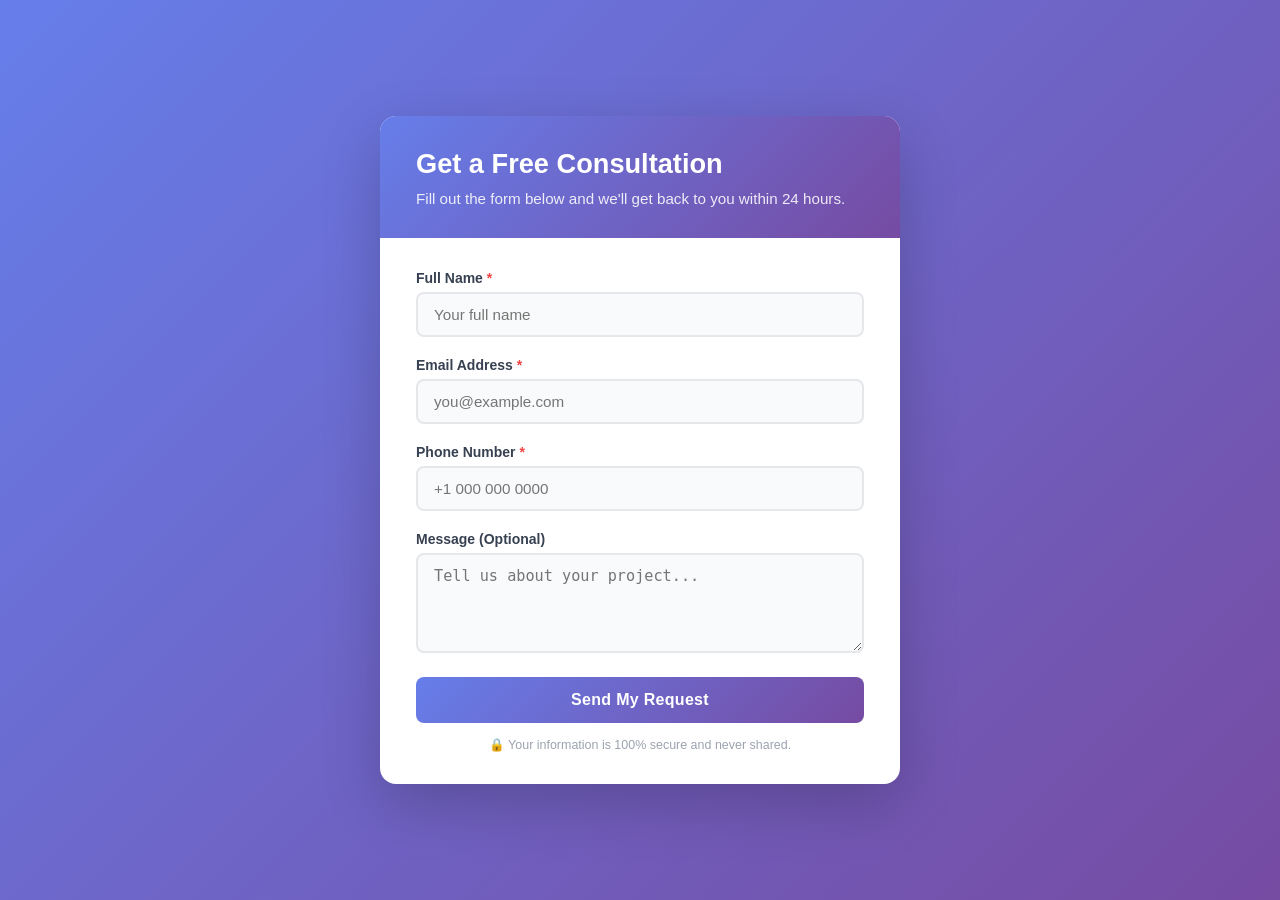
<file: lead-form.html>
<!DOCTYPE html>
<html lang="en">
<head>
  <meta charset="UTF-8" />
  <meta name="viewport" content="width=device-width, initial-scale=1.0"/>
  <title>Lead Form</title>

  <!-- ✅ Replace with your actual Meta Pixel ID -->
  <script>
    !function(f,b,e,v,n,t,s){
      if(f.fbq)return;n=f.fbq=function(){n.callMethod?
      n.callMethod.apply(n,arguments):n.queue.push(arguments)};
      if(!f._fbq)f._fbq=n;n.push=n;n.loaded=!0;n.version='2.0';
      n.queue=[];t=b.createElement(e);t.async=!0;
      t.src=v;s=b.getElementsByTagName(e)[0];
      s.parentNode.insertBefore(t,s)}(window, document,'script',
      'https://connect.facebook.net/en_US/fbevents.js');
    fbq('init', 'YOUR_PIXEL_ID'); // 🔁 Replace YOUR_PIXEL_ID
    fbq('track', 'PageView');
  </script>
  <noscript>
    <img height="1" width="1" style="display:none"
    src="https://www.facebook.com/tr?id=YOUR_PIXEL_ID&ev=PageView&noscript=1"/>
  </noscript>

  <!-- ✅ Google Tag Manager -->
  <script>
    (function(w,d,s,l,i){w[l]=w[l]||[];w[l].push({'gtm.start':
    new Date().getTime(),event:'gtm.js'});var f=d.getElementsByTagName(s)[0],
    j=d.createElement(s),dl=l!='dataLayer'?'&l='+l:'';j.async=true;
    j.src='https://www.googletagmanager.com/gtm.js?id='+i+dl;
    f.parentNode.insertBefore(j,f);})(window,document,'script','dataLayer','GTM-XXXXXXX');
    // 🔁 Replace GTM-XXXXXXX
  </script>

  <!-- ✅ reCAPTCHA v3 - Replace with your site key -->
  <script src="https://www.google.com/recaptcha/api.js?render=YOUR_RECAPTCHA_SITE_KEY"></script>
  <!-- 🔁 Replace YOUR_RECAPTCHA_SITE_KEY -->

  <link rel="stylesheet" href="lead-form.css" />
</head>
<body>

  <!-- GTM noscript -->
  <noscript>
    <iframe src="https://www.googletagmanager.com/ns.html?id=GTM-XXXXXXX"
    height="0" width="0" style="display:none;visibility:hidden"></iframe>
  </noscript>

  <div class="form-wrapper">
    <div class="form-card">
      <div class="form-header">
        <h2>Get a Free Consultation</h2>
        <p>Fill out the form below and we'll get back to you within 24 hours.</p>
      </div>

      <form id="leadForm" novalidate>

        <!-- ✅ HONEYPOT - Invisible to humans, bots fill this -->
        <div class="hp-field" aria-hidden="true">
          <label for="website_url">Leave this empty</label>
          <input type="text" id="website_url" name="website_url" tabindex="-1" autocomplete="off" />
        </div>

        <!-- Hidden reCAPTCHA token -->
        <input type="hidden" id="recaptchaToken" name="recaptcha_token" />

        <!-- Form fields -->
        <div class="form-group">
          <label for="fullName">Full Name <span class="required">*</span></label>
          <input type="text" id="fullName" name="fullName" placeholder="Your full name" required />
          <span class="error-msg" id="nameError">Please enter your name.</span>
        </div>

        <div class="form-group">
          <label for="email">Email Address <span class="required">*</span></label>
          <input type="email" id="email" name="email" placeholder="you@example.com" required />
          <span class="error-msg" id="emailError">Please enter a valid email.</span>
        </div>

        <div class="form-group">
          <label for="phone">Phone Number <span class="required">*</span></label>
          <input type="tel" id="phone" name="phone" placeholder="+1 000 000 0000" required />
          <span class="error-msg" id="phoneError">Please enter your phone number.</span>
        </div>

        <div class="form-group">
          <label for="message">Message (Optional)</label>
          <textarea id="message" name="message" placeholder="Tell us about your project..." rows="4"></textarea>
        </div>

        <div id="formError" class="form-error-banner" style="display:none;">
          Something went wrong. Please try again.
        </div>

        <button type="submit" id="submitBtn" class="submit-btn">
          <span id="btnText">Send My Request</span>
          <span id="btnLoader" class="loader" style="display:none;"></span>
        </button>

        <p class="privacy-note">🔒 Your information is 100% secure and never shared.</p>
      </form>
    </div>
  </div>

  <script src="lead-form.js"></script>
</body>
</html>
</file>
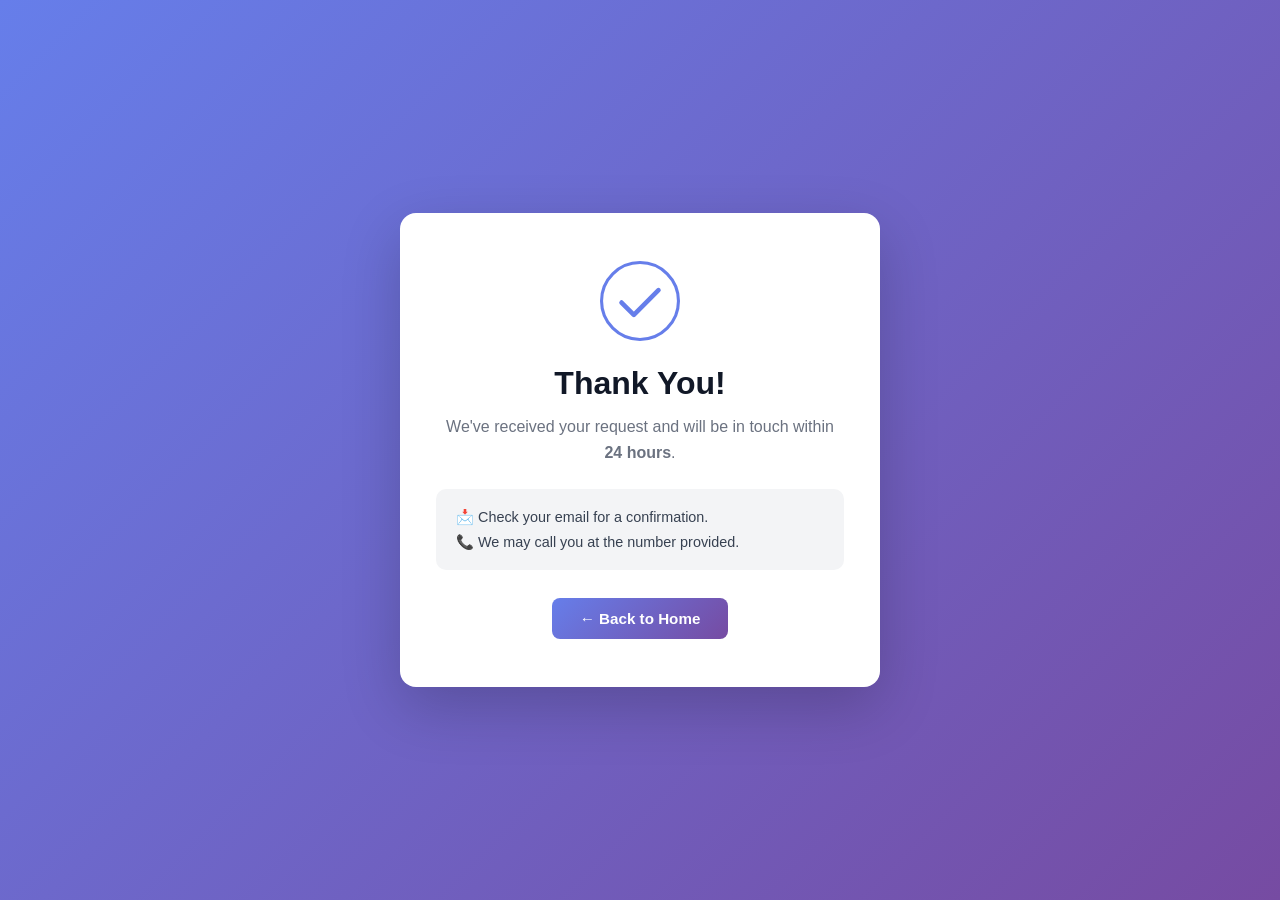
<file: thank-you.html>
<!DOCTYPE html>
<html lang="en">
<head>
  <meta charset="UTF-8" />
  <meta name="viewport" content="width=device-width, initial-scale=1.0"/>
  <title>Thank You — We Received Your Request</title>

  <!-- ✅ Meta Pixel Base Code — Replace YOUR_PIXEL_ID -->
  <script>
    !function(f,b,e,v,n,t,s){
      if(f.fbq)return;n=f.fbq=function(){n.callMethod?
      n.callMethod.apply(n,arguments):n.queue.push(arguments)};
      if(!f._fbq)f._fbq=n;n.push=n;n.loaded=!0;n.version='2.0';
      n.queue=[];t=b.createElement(e);t.async=!0;
      t.src=v;s=b.getElementsByTagName(e)[0];
      s.parentNode.insertBefore(t,s)}(window, document,'script',
      'https://connect.facebook.net/en_US/fbevents.js');
    fbq('init', 'YOUR_PIXEL_ID'); // 🔁 Replace YOUR_PIXEL_ID
    fbq('track', 'PageView');
  </script>
  <noscript>
    <img height="1" width="1" style="display:none"
    src="https://www.facebook.com/tr?id=YOUR_PIXEL_ID&ev=PageView&noscript=1"/>
  </noscript>

  <!-- ✅ Google Tag Manager -->
  <script>
    (function(w,d,s,l,i){w[l]=w[l]||[];w[l].push({'gtm.start':
    new Date().getTime(),event:'gtm.js'});var f=d.getElementsByTagName(s)[0],
    j=d.createElement(s),dl=l!='dataLayer'?'&l='+l:'';j.async=true;
    j.src='https://www.googletagmanager.com/gtm.js?id='+i+dl;
    f.parentNode.insertBefore(j,f);})(window,document,'script','dataLayer','GTM-XXXXXXX');
    // 🔁 Replace GTM-XXXXXXX
  </script>

  <link rel="stylesheet" href="thank-you.css" />
</head>
<body>

  <!-- GTM noscript -->
  <noscript>
    <iframe src="https://www.googletagmanager.com/ns.html?id=GTM-XXXXXXX"
    height="0" width="0" style="display:none;visibility:hidden"></iframe>
  </noscript>

  <div class="ty-wrapper">
    <div class="ty-card">

      <div class="checkmark-circle">
        <svg viewBox="0 0 52 52" class="checkmark-svg">
          <circle class="checkmark-circle-bg" cx="26" cy="26" r="25" fill="none"/>
          <path class="checkmark-tick" fill="none" d="M14 27 l8 8 l16-16"/>
        </svg>
      </div>

      <h1>Thank You!</h1>
      <p class="subtitle">We've received your request and will be in touch within <strong>24 hours</strong>.</p>

      <div class="info-box">
        <p>📩 Check your email for a confirmation.</p>
        <p>📞 We may call you at the number provided.</p>
      </div>

      <a href="index.html" class="back-btn">← Back to Home</a>

    </div>
  </div>

  <!-- ✅ Meta Lead Event + GTM Push — fires ONCE per genuine submission -->
  <script src="thank-you.js"></script>
</body>
</html>
</file>
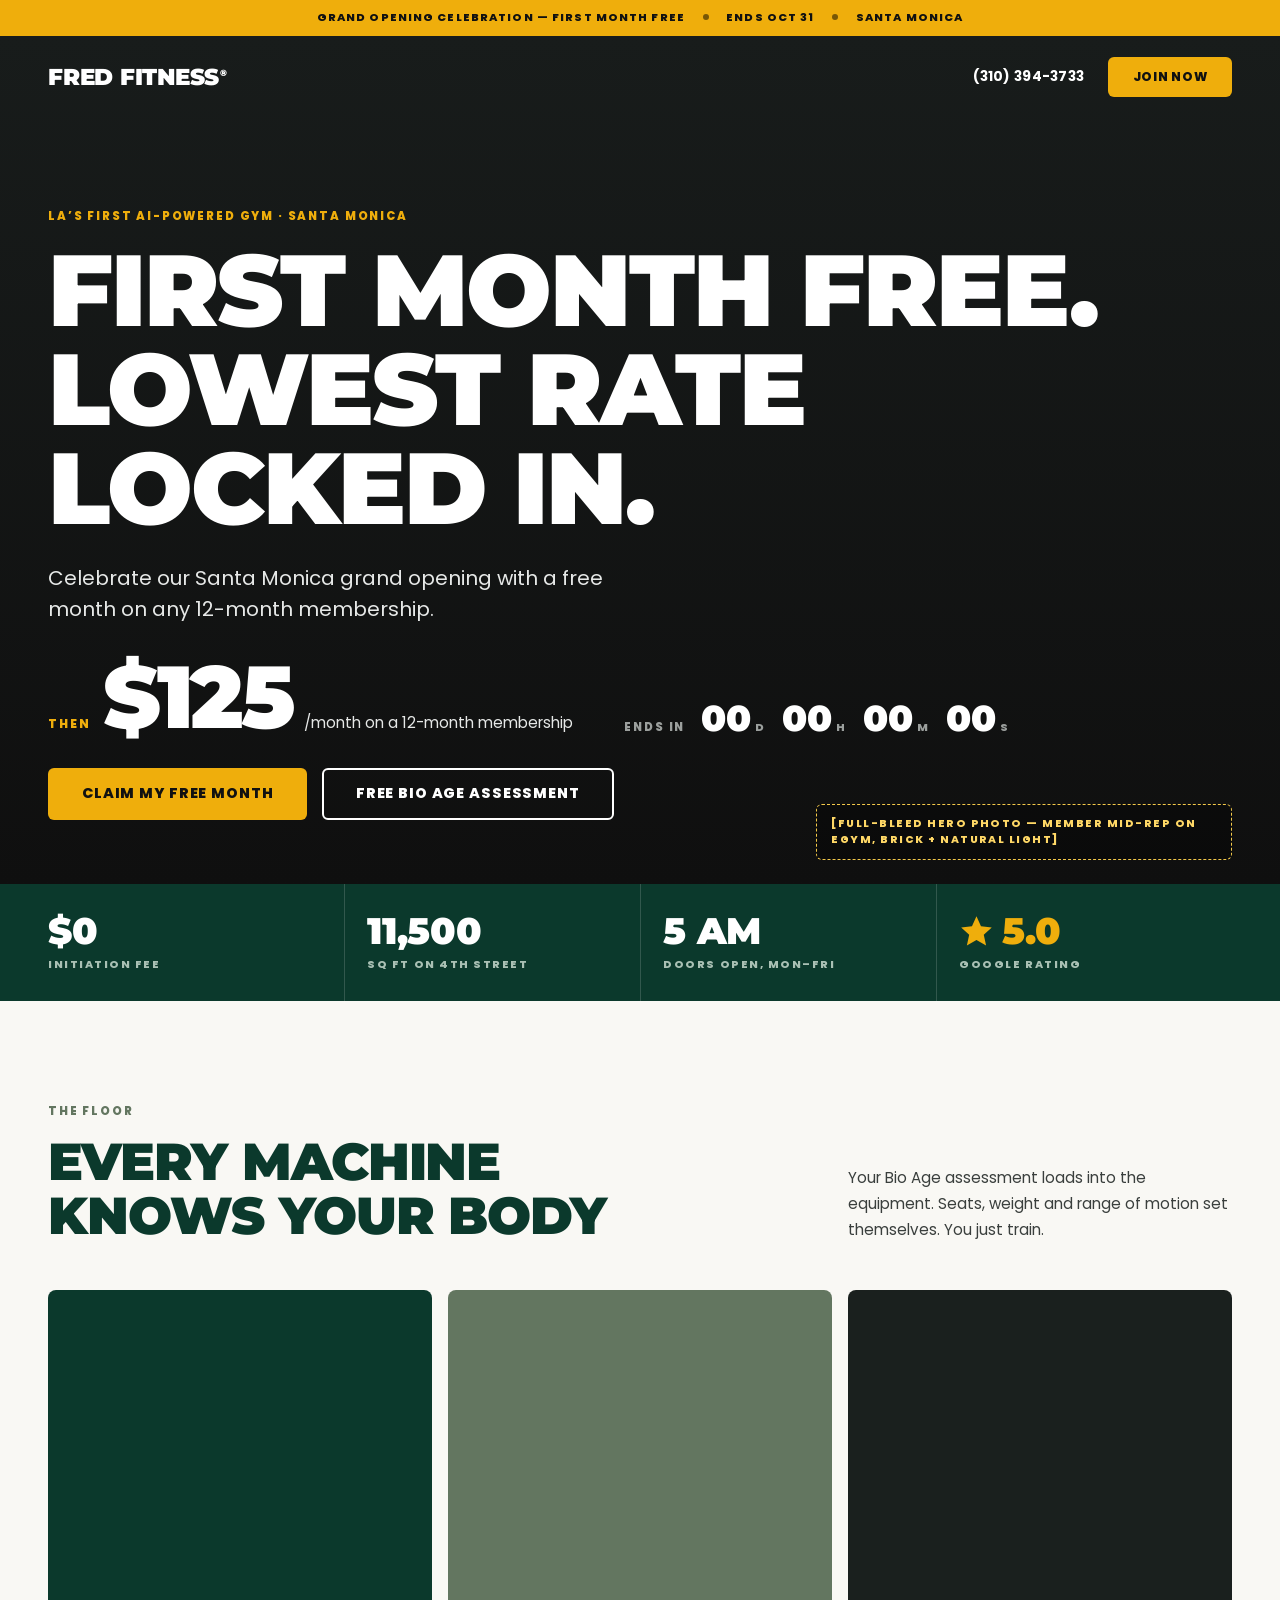
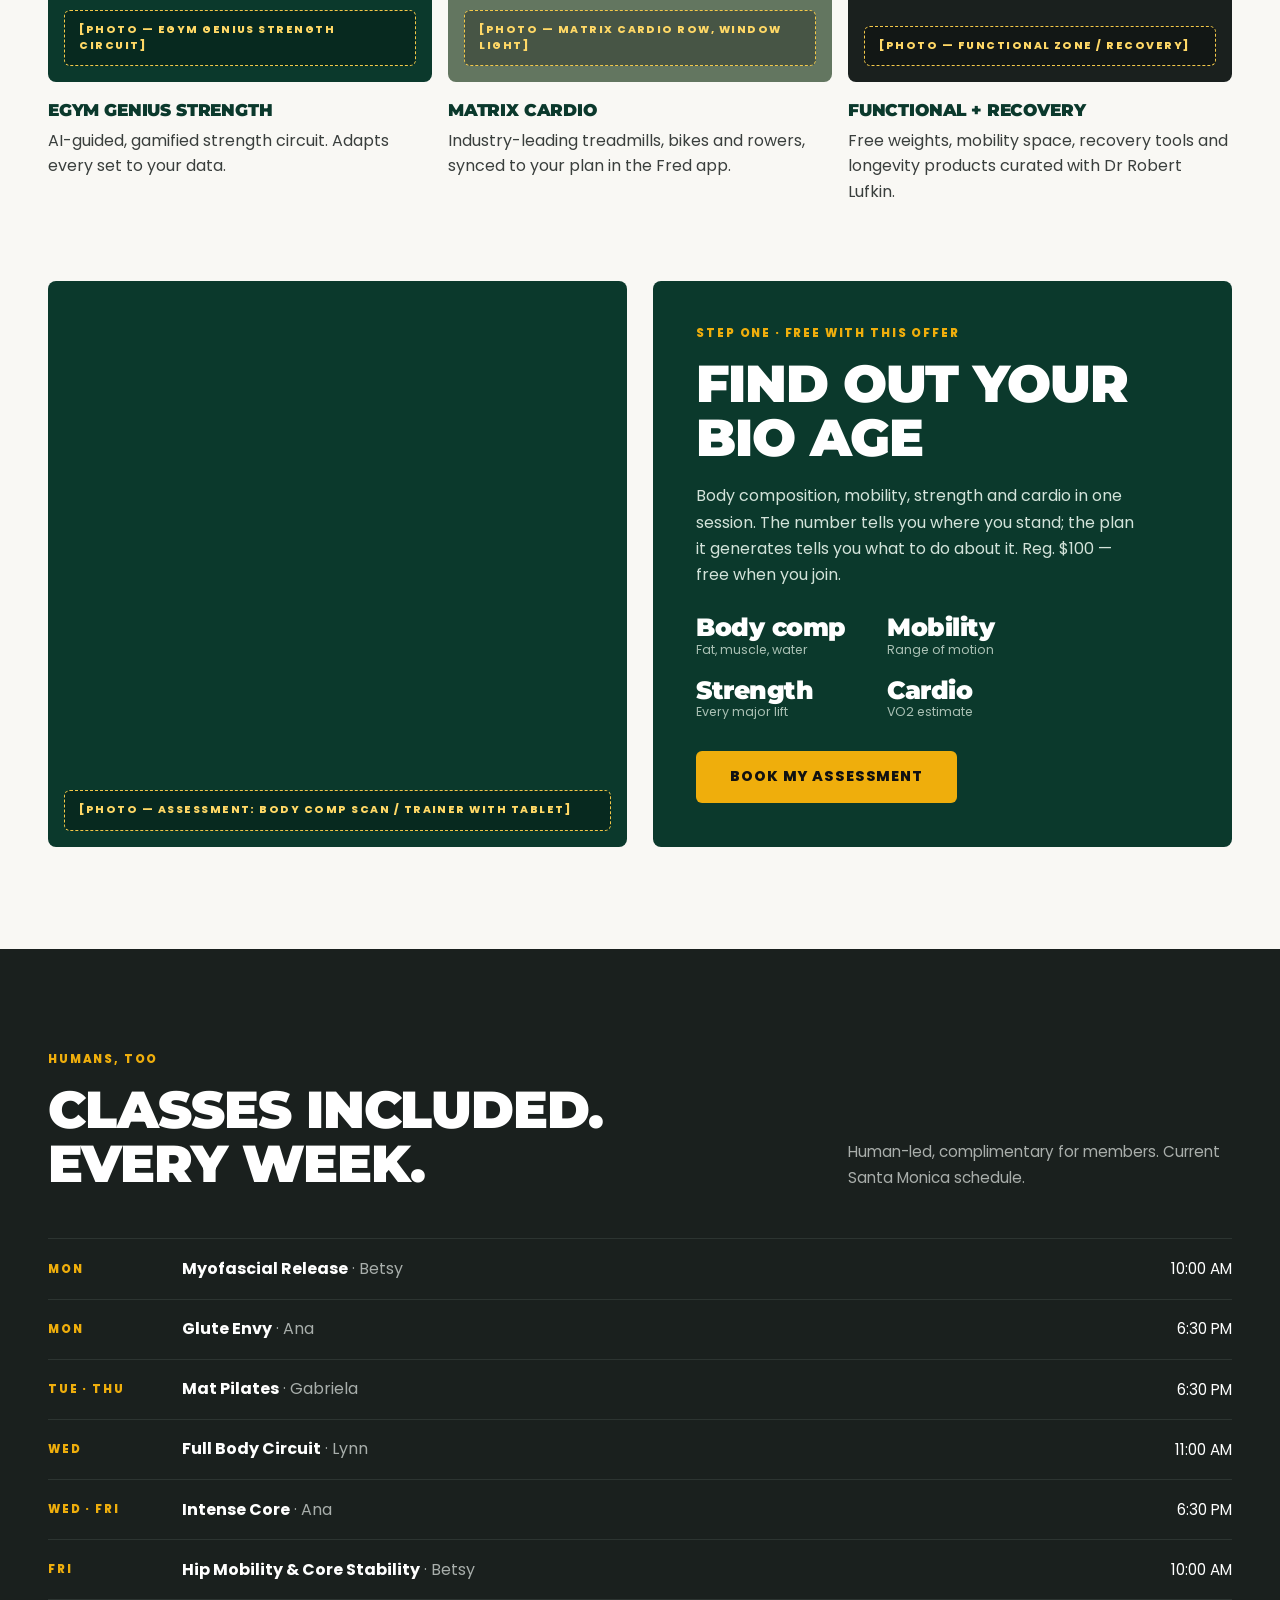
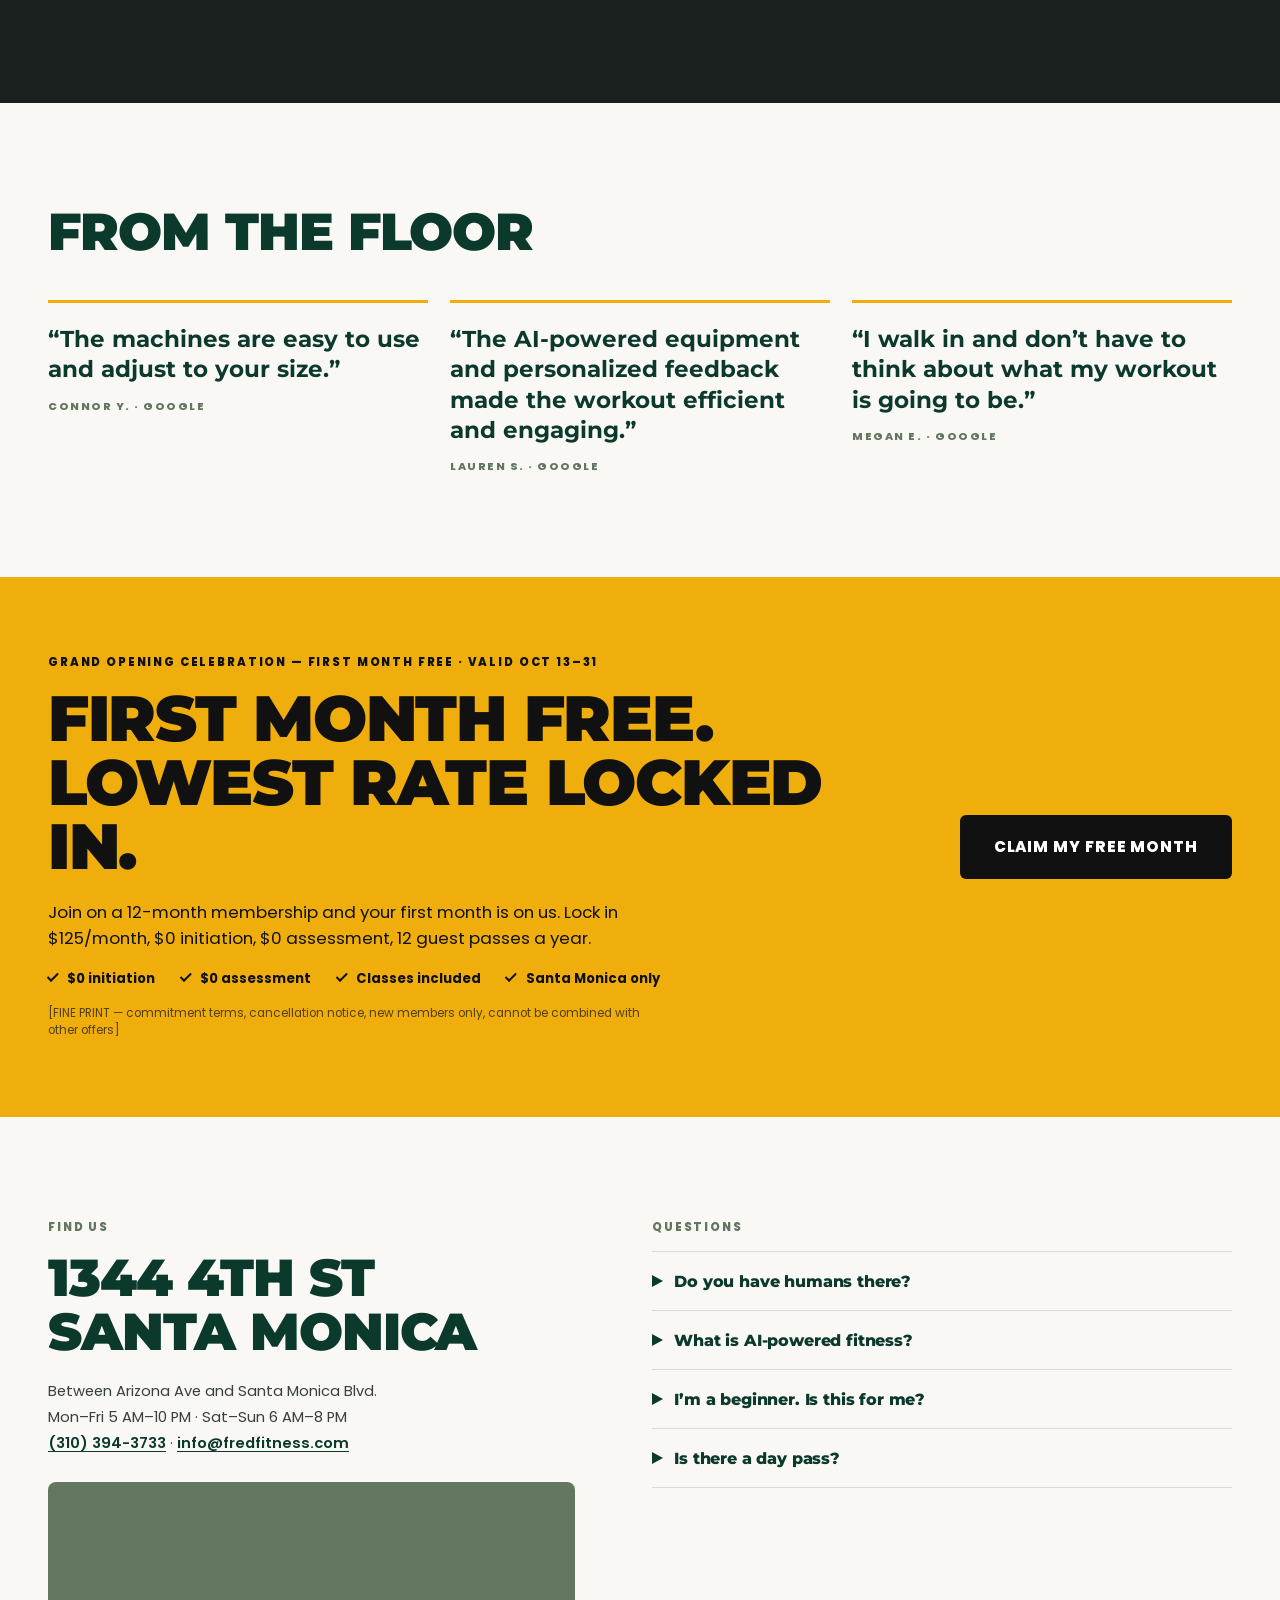
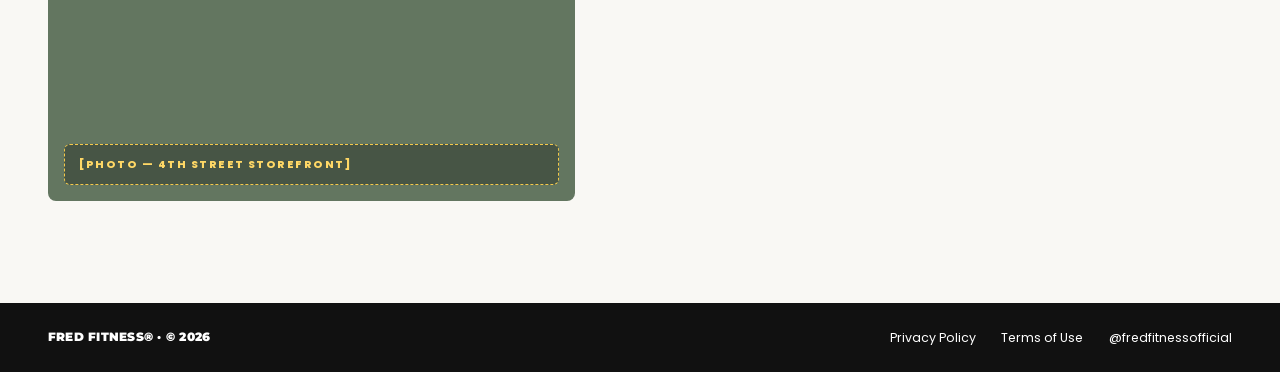
<file: fred-fitness-promo/preview.html>
<!doctype html>
<html lang="en">
<head>
<meta charset="utf-8">
<meta name="viewport" content="width=device-width, initial-scale=1">
<title>Fred Fitness promo preview</title>
<style>html,body{margin:0;padding:0}</style>
</head>
<body>
<!--
  Fred Fitness — Santa Monica grand-opening promo landing page.
  Paste this whole file into a single Elementor "HTML" widget (see README.md).
  Everything is scoped under .ffp, so nothing here touches the rest of the site.

  Edit points:
    - Offer end:   data-end / data-tz on the .ffp root below (labels + countdown follow it).
    - CTA links:   search for "fredfitness.com/membership" and "fredfitness.com/assessment".
    - Photos:      each .ffp-ph block is a placeholder; drop an <img src="..." alt="..."> inside it
                   and delete its <figcaption class="ffp-tag">.
-->
<link rel="preconnect" href="https://fonts.googleapis.com">
<link rel="preconnect" href="https://fonts.gstatic.com" crossorigin>
<link rel="stylesheet" href="https://fonts.googleapis.com/css2?family=Montserrat:wght@700;800;900&amp;family=Poppins:wght@400;500;600;700;800&amp;display=swap">

<style>
/* ---------- tokens + local reset (scoped) ---------- */
.ffp{
  --ffp-amber:#EFAE0C; --ffp-amber-hi:#FFC21F;
  --ffp-green:#0B392C; --ffp-sage:#637660; --ffp-ink:#1A201E; --ffp-black:#0F0F0F;
  --ffp-paper:#F9F8F4; --ffp-text:#3A3F3D; --ffp-mint:#A9C0B4;
  --ffp-display:'Montserrat','Poppins',Arial,sans-serif;
  --ffp-body:'Poppins',Arial,sans-serif;
  --ffp-pad:clamp(20px,3.8vw,48px);
  display:block; position:relative; width:100%;
  font-family:var(--ffp-body); font-size:16px; line-height:1.6; font-weight:400;
  color:var(--ffp-ink); background:var(--ffp-paper); text-align:left;
  -webkit-font-smoothing:antialiased; overflow-x:clip;
}
.ffp *,.ffp *::before,.ffp *::after{box-sizing:border-box}
.ffp h1,.ffp h2,.ffp h3,.ffp p,.ffp figure,.ffp ul,.ffp ol,.ffp blockquote,.ffp dl,.ffp dd,.ffp dt{margin:0;padding:0}
.ffp ul,.ffp ol{list-style:none}
.ffp a{color:inherit;text-decoration:none;background:transparent}
.ffp img{display:block;max-width:100%;height:auto}
.ffp .ffp-wrap{max-width:1280px;margin:0 auto;padding-left:var(--ffp-pad);padding-right:var(--ffp-pad)}
.ffp .ffp-sr{position:absolute;width:1px;height:1px;overflow:hidden;clip:rect(0 0 0 0);white-space:nowrap}

/* ---------- shared type + buttons ---------- */
.ffp .ffp-eyebrow{font:800 .72rem/1.4 var(--ffp-body);letter-spacing:.16em;text-transform:uppercase;color:var(--ffp-amber);margin:0 0 1rem}
.ffp .ffp-eyebrow--sage{color:var(--ffp-sage)}
.ffp .ffp-eyebrow--ink{color:#111}
.ffp .ffp-h2{font:900 clamp(2.1rem,1.2rem + 2.6vw,3.4rem)/1.02 var(--ffp-display);letter-spacing:-.02em;text-transform:uppercase;color:var(--ffp-green)}
.ffp .ffp-h2--light{color:#fff}
.ffp .ffp-aside{font:400 .95rem/1.7 var(--ffp-body);color:var(--ffp-text);max-width:24rem}
.ffp .ffp-aside--light{color:#a9aeab}
.ffp .ffp-btn{
  display:inline-flex;align-items:center;justify-content:center;text-align:center;min-height:3.25rem;
  padding:.9rem 2rem;border:2px solid transparent;border-radius:6px;cursor:pointer;
  font:800 .85rem/1.2 var(--ffp-body);letter-spacing:.06em;text-transform:uppercase;
  transition:background-color .15s,color .15s,transform .15s,border-color .15s;
}
.ffp .ffp-btn--amber{background:var(--ffp-amber);color:#111}
.ffp .ffp-btn--amber:hover{background:var(--ffp-amber-hi);color:#111;transform:translateY(-1px)}
.ffp .ffp-btn--ghost{border-color:#fff;color:#fff;background:transparent}
.ffp .ffp-btn--ghost:hover{background:#fff;color:#111}
.ffp .ffp-btn--dark{background:#111;color:#fff}
.ffp .ffp-btn--dark:hover{background:#000;color:#fff;transform:translateY(-1px)}
.ffp .ffp-btn--sm{min-height:2.5rem;padding:.55rem 1.4rem;font-size:.75rem}
.ffp a:focus-visible,.ffp summary:focus-visible{outline:3px solid #fff;outline-offset:3px;box-shadow:0 0 0 6px #111}

/* ---------- photo placeholders ---------- */
.ffp .ffp-ph{position:relative;overflow:hidden;border-radius:8px;background:var(--ph,#0B392C)}
.ffp .ffp-ph>img{position:absolute;inset:0;width:100%;height:100%;object-fit:cover}
.ffp .ffp-tag{
  position:absolute;left:1rem;right:1rem;bottom:1rem;padding:.7rem .9rem;border:1px dashed #F4C94A;border-radius:6px;
  background:rgba(0,0,0,.28);color:#FFD866;font:800 .66rem/1.5 var(--ffp-body);letter-spacing:.14em;text-transform:uppercase;
}

/* ---------- announcement bar ---------- */
.ffp .ffp-bar{background:var(--ffp-amber);color:#111;text-align:center;padding:.65rem var(--ffp-pad);
  font:800 .7rem/1.4 var(--ffp-body);letter-spacing:.1em;text-transform:uppercase;
  display:flex;flex-wrap:wrap;justify-content:center;gap:.2rem 1.1rem}
.ffp .ffp-bar span+span::before{content:"";display:inline-block;width:.38rem;height:.38rem;border-radius:50%;background:rgba(0,0,0,.5);margin-right:1.1rem;vertical-align:.12em}

/* ---------- hero ---------- */
.ffp .ffp-hero{position:relative;background:linear-gradient(180deg,#181C1B 0%,#0F0F0F 100%);color:#fff;overflow:hidden}
.ffp .ffp-hero__bg{position:absolute;inset:0;margin:0;border-radius:0;background:transparent}
.ffp .ffp-hero__bg .ffp-tag{left:auto;right:var(--ffp-pad);bottom:1.5rem;max-width:26rem}
.ffp .ffp-head{position:relative;z-index:2;display:flex;flex-wrap:wrap;align-items:center;justify-content:space-between;gap:.8rem 1.5rem;padding-top:1.3rem;padding-bottom:1.3rem}
.ffp .ffp-logo{font:900 1.3rem/1 var(--ffp-display);letter-spacing:-.01em;text-transform:uppercase;color:#fff}
.ffp .ffp-logo sup{font-size:.4em;vertical-align:super;margin-left:.1em}
.ffp .ffp-head__right{display:flex;align-items:center;gap:1.5rem}
.ffp .ffp-phone{font:700 .85rem/1 var(--ffp-body);color:#fff;letter-spacing:.02em}
.ffp .ffp-phone:hover{color:var(--ffp-amber)}
.ffp .ffp-hero__body{position:relative;z-index:2;padding-top:clamp(2.2rem,7vw,6.2rem);padding-bottom:clamp(2.5rem,5vw,4.5rem)}
.ffp .ffp-h1{font:900 clamp(2.6rem,1.2rem + 6.4vw,6.5rem)/.98 var(--ffp-display);letter-spacing:-.02em;text-transform:uppercase;color:#fff;margin:0 0 1.6rem}
.ffp .ffp-br{display:none}
.ffp .ffp-lead{font:400 clamp(1rem,.9rem + .5vw,1.25rem)/1.55 var(--ffp-body);color:#e6e8e7;max-width:36rem;margin:0 0 2rem}
.ffp .ffp-deal{display:flex;flex-wrap:wrap;align-items:flex-end;gap:1.2rem 3.2rem;margin:0 0 2rem}
.ffp .ffp-price{display:flex;flex-wrap:wrap;align-items:baseline;gap:.2rem .8rem}
.ffp .ffp-price__then{font:800 .75rem/1 var(--ffp-body);letter-spacing:.16em;text-transform:uppercase;color:var(--ffp-amber)}
.ffp .ffp-price__amt{font:900 clamp(3.4rem,2rem + 4.4vw,5.6rem)/.9 var(--ffp-display);letter-spacing:-.04em;color:#fff}
.ffp .ffp-price__per{font:400 .95rem/1.4 var(--ffp-body);color:#e6e8e7}
.ffp .ffp-count{display:flex;flex-wrap:wrap;align-items:baseline;gap:.3rem .7rem}
.ffp .ffp-count__label{font:800 .72rem/1 var(--ffp-body);letter-spacing:.16em;text-transform:uppercase;color:#9b9f9d;margin-right:.3rem}
.ffp .ffp-count__u{display:inline-flex;align-items:baseline;gap:.25rem}
.ffp .ffp-count__n{font:900 clamp(1.7rem,1.3rem + 1.2vw,2.3rem)/1 var(--ffp-display);color:#fff;font-variant-numeric:tabular-nums}
.ffp .ffp-count__k{font:800 .7rem/1 var(--ffp-body);letter-spacing:.1em;color:#9b9f9d;margin-right:.35rem}
.ffp .ffp-actions{display:flex;flex-wrap:wrap;gap:.9rem}

/* ---------- stats strip ---------- */
.ffp .ffp-stats{background:var(--ffp-green);color:#fff}
.ffp .ffp-stats__grid{display:grid;grid-template-columns:repeat(4,1fr)}
.ffp .ffp-stat{padding:1.7rem 1.4rem 1.7rem 1.4rem;border-left:1px solid rgba(255,255,255,.16)}
.ffp .ffp-stat:first-child{border-left:0;padding-left:0}
.ffp .ffp-stat__n{display:flex;align-items:center;gap:.5rem;font:900 clamp(1.7rem,1.2rem + 1.5vw,2.3rem)/1.1 var(--ffp-display);letter-spacing:-.01em}
.ffp .ffp-stat__n--amber{color:var(--ffp-amber)}
.ffp .ffp-stat__n svg{width:.95em;height:.95em;fill:var(--ffp-amber);flex:none}
.ffp .ffp-stat__l{font:800 .68rem/1.5 var(--ffp-body);letter-spacing:.14em;text-transform:uppercase;color:var(--ffp-mint);margin-top:.35rem}

/* ---------- generic section ---------- */
.ffp .ffp-sec{padding:clamp(3.5rem,8vw,6.5rem) 0}
.ffp .ffp-sec--dark{background:var(--ffp-ink);color:#fff}
.ffp .ffp-sec__head{display:grid;grid-template-columns:1.25fr 1fr;gap:1.5rem 3rem;align-items:end;margin-bottom:clamp(1.8rem,4vw,3rem)}
.ffp .ffp-sec__head .ffp-aside{justify-self:end}

/* ---------- the floor ---------- */
.ffp .ffp-cards{display:grid;grid-template-columns:repeat(3,1fr);gap:1rem}
.ffp .ffp-card .ffp-ph{aspect-ratio:1/1.02;margin-bottom:1.1rem}
.ffp .ffp-card__t{font:900 1.05rem/1.2 var(--ffp-display);letter-spacing:-.01em;text-transform:uppercase;color:var(--ffp-green);margin:0 0 .5rem}
.ffp .ffp-card__p{font:400 .88rem/1.65 var(--ffp-text);color:var(--ffp-text)}

/* ---------- bio age ---------- */
.ffp .ffp-bio{display:grid;grid-template-columns:1fr 1fr;gap:1.6rem;margin-top:clamp(2.5rem,6vw,5rem)}
.ffp .ffp-bio .ffp-ph{min-height:22rem}
.ffp .ffp-bio__card{background:var(--ffp-green);color:#fff;border-radius:8px;padding:clamp(1.8rem,3.4vw,3rem)}
.ffp .ffp-bio__card .ffp-h2{margin-bottom:1.2rem}
.ffp .ffp-bio__p{font:400 1rem/1.65 var(--ffp-body);color:#d3e3da;max-width:28rem;margin:0 0 1.6rem}
.ffp .ffp-bio__grid{display:grid;grid-template-columns:auto auto;justify-content:start;gap:1.2rem 2.6rem;margin:0 0 1.9rem}
.ffp .ffp-bio__grid dt{font:900 1.55rem/1.1 var(--ffp-display);letter-spacing:-.02em;color:#fff}
.ffp .ffp-bio__grid dd{font:400 .78rem/1.3 var(--ffp-body);color:var(--ffp-mint)}

/* ---------- classes ---------- */
.ffp .ffp-sched{border-bottom:1px solid #2c3431}
.ffp .ffp-sched li{display:grid;grid-template-columns:7.4rem 1fr auto;align-items:center;gap:.3rem 1rem;padding:1.15rem 0;border-top:1px solid #2c3431}
.ffp .ffp-sched__day{font:800 .72rem/1.3 var(--ffp-body);letter-spacing:.16em;text-transform:uppercase;color:var(--ffp-amber)}
.ffp .ffp-sched__cls{font:400 1rem/1.4 var(--ffp-body);color:#a8aeab}
.ffp .ffp-sched__cls b{font-weight:700;color:#fff}
.ffp .ffp-sched__time{font:400 .95rem/1.3 var(--ffp-body);color:#fff;white-space:nowrap}

/* ---------- testimonials ---------- */
.ffp .ffp-quotes{display:grid;grid-template-columns:repeat(3,1fr);gap:1.4rem;margin-top:clamp(1.8rem,4vw,2.6rem)}
.ffp .ffp-quote{border-top:3px solid var(--ffp-amber);padding-top:1.3rem}
.ffp .ffp-quote__t{font:700 clamp(1.1rem,.9rem + .7vw,1.45rem)/1.3 var(--ffp-display);color:var(--ffp-green);margin:0 0 .9rem}
.ffp .ffp-quote__c{font:800 .68rem/1.4 var(--ffp-body);letter-spacing:.14em;text-transform:uppercase;color:var(--ffp-sage);font-style:normal}

/* ---------- offer band ---------- */
.ffp .ffp-offer{background:var(--ffp-amber);color:#111;padding:clamp(3rem,6vw,5rem) 0}
.ffp .ffp-offer__grid{display:grid;grid-template-columns:1fr auto;gap:2rem 3rem;align-items:center}
.ffp .ffp-offer .ffp-h2{color:#111;font-size:clamp(2.2rem,1.2rem + 3.6vw,4rem);line-height:1;margin-bottom:1.3rem}
.ffp .ffp-offer__p{font:400 1.05rem/1.6 var(--ffp-body);max-width:36rem;margin:0 0 1.1rem}
.ffp .ffp-checks{display:flex;flex-wrap:wrap;gap:.5rem 1.6rem;margin:0 0 1.1rem;font:700 .82rem/1.3 var(--ffp-body)}
.ffp .ffp-checks li{display:inline-flex;align-items:center;gap:.5rem}
.ffp .ffp-checks li::before{content:"";width:.7rem;height:.38rem;border-left:2.5px solid #111;border-bottom:2.5px solid #111;transform:rotate(-45deg) translate(1px,-2px)}
.ffp .ffp-fine{font:400 .74rem/1.5 var(--ffp-body);color:rgba(17,17,17,.7);max-width:38rem}
.ffp .ffp-offer .ffp-btn{min-width:17rem;min-height:4rem;font-size:.95rem}

/* ---------- find us + faq ---------- */
.ffp .ffp-find{display:grid;grid-template-columns:1fr 1.1fr;gap:2.5rem clamp(2rem,6vw,5rem)}
.ffp .ffp-find .ffp-h2{margin-bottom:1.3rem}
.ffp .ffp-find__p{font:400 .92rem/1.75 var(--ffp-body);color:var(--ffp-text);margin:0 0 1.6rem}
.ffp .ffp-find__p a{font-weight:600;color:var(--ffp-green);text-decoration:underline;text-underline-offset:3px}
.ffp .ffp-find .ffp-ph{aspect-ratio:2.4/1.45}
.ffp .ffp-faq{border-top:1px solid #dcdad3}
.ffp .ffp-faq details{border-bottom:1px solid #dcdad3}
.ffp .ffp-faq summary{display:flex;align-items:center;gap:.7rem;padding:1.15rem 0;cursor:pointer;list-style:none;
  font:800 1.02rem/1.3 var(--ffp-display);letter-spacing:-.01em;color:var(--ffp-green)}
.ffp .ffp-faq summary::-webkit-details-marker{display:none}
.ffp .ffp-faq summary::before{content:"";flex:none;border-left:.7rem solid var(--ffp-green);border-top:.4rem solid transparent;border-bottom:.4rem solid transparent;transition:transform .15s}
.ffp .ffp-faq details[open] summary::before{transform:rotate(90deg)}
.ffp .ffp-faq details p{font:400 .92rem/1.7 var(--ffp-body);color:var(--ffp-text);padding:0 0 1.2rem 1.4rem;max-width:34rem}

/* ---------- footer ---------- */
.ffp .ffp-foot{background:#111;color:#fff;padding:1.6rem 0}
.ffp .ffp-foot__in{display:flex;flex-wrap:wrap;gap:.8rem 2rem;align-items:center;justify-content:space-between}
.ffp .ffp-foot__brand{font:900 .75rem/1 var(--ffp-display);letter-spacing:.02em;text-transform:uppercase}
.ffp .ffp-foot__links{display:flex;flex-wrap:wrap;gap:.5rem 1.6rem;font:400 .78rem/1.4 var(--ffp-body)}
.ffp .ffp-foot__links a:hover{color:var(--ffp-amber)}

/* ---------- desktop refinements ---------- */
@media (min-width:901px){
  .ffp .ffp-br{display:inline}
  .ffp .ffp-logo{font-size:1.45rem}
  .ffp .ffp-lead{max-width:38rem}
  .ffp .ffp-btn{font-size:.9rem}
  .ffp .ffp-btn--sm{font-size:.78rem}
}

/* ---------- tablet / mobile ---------- */
@media (max-width:900px){
  .ffp .ffp-stats__grid{grid-template-columns:1fr 1fr}
  .ffp .ffp-stat:nth-child(odd){border-left:0;padding-left:0}
  .ffp .ffp-stat:nth-child(n+3){border-top:1px solid rgba(255,255,255,.16)}
  .ffp .ffp-sec__head,.ffp .ffp-bio,.ffp .ffp-find,.ffp .ffp-offer__grid{grid-template-columns:1fr}
  .ffp .ffp-sec__head .ffp-aside{justify-self:start}
  .ffp .ffp-cards,.ffp .ffp-quotes{grid-template-columns:1fr}
  .ffp .ffp-cards{gap:1.6rem}
  .ffp .ffp-quotes{gap:1.8rem}
  .ffp .ffp-card .ffp-ph{aspect-ratio:1/1.08}
  .ffp .ffp-bio .ffp-ph{min-height:0;aspect-ratio:1/1}
  .ffp .ffp-offer .ffp-btn{width:100%;min-width:0}
  .ffp .ffp-hero__bg .ffp-tag{display:none}
}
@media (max-width:640px){
  .ffp .ffp-sched li{grid-template-columns:6.4rem 1fr;grid-template-areas:"day cls" "time cls";align-items:start}
  .ffp .ffp-sched__day{grid-area:day}
  .ffp .ffp-sched__cls{grid-area:cls}
  .ffp .ffp-sched__time{grid-area:time;font-size:.9rem}
  .ffp .ffp-actions .ffp-btn{width:100%}
  .ffp .ffp-head__right{gap:1rem}
}
@media (prefers-reduced-motion:reduce){
  .ffp .ffp-btn,.ffp .ffp-faq summary::before{transition:none}
  .ffp .ffp-btn--amber:hover,.ffp .ffp-btn--dark:hover{transform:none}
}
</style>

<div class="ffp" id="ffp" data-end="2026-10-31T23:59:59-07:00" data-tz="America/Los_Angeles">

  <!-- Announcement bar -->
  <div class="ffp-bar">
    <span>Grand Opening Celebration — First Month Free</span>
    <span>Ends <span data-ffp-end>Oct 16</span></span>
    <span>Santa Monica</span>
  </div>

  <!-- Header + hero -->
  <section class="ffp-hero" aria-labelledby="ffp-h1">
    <figure class="ffp-ph ffp-hero__bg">
      <figcaption class="ffp-tag">[Full-bleed hero photo — member mid-rep on EGYM, brick + natural light]</figcaption>
    </figure>

    <header class="ffp-wrap ffp-head">
      <a class="ffp-logo" href="https://fredfitness.com/" aria-label="Fred Fitness home">Fred Fitness<sup>®</sup></a>
      <div class="ffp-head__right">
        <a class="ffp-phone" href="tel:+13103943733">(310) 394-3733</a>
        <a class="ffp-btn ffp-btn--amber ffp-btn--sm" href="https://fredfitness.com/membership/">Join Now</a>
      </div>
    </header>

    <div class="ffp-wrap ffp-hero__body">
      <p class="ffp-eyebrow">LA’s first AI-powered gym · Santa Monica</p>
      <h1 class="ffp-h1" id="ffp-h1">First month free.<br class="ffp-br"> Lowest rate<br class="ffp-br"> locked in.</h1>
      <p class="ffp-lead">Celebrate our Santa Monica grand opening with a free month on any 12-month membership.</p>

      <div class="ffp-deal">
        <div class="ffp-price">
          <span class="ffp-price__then">Then</span>
          <span class="ffp-price__amt">$125</span>
          <span class="ffp-price__per">/month on a 12-month membership</span>
        </div>
        <div class="ffp-count" role="timer" aria-label="Time left on the offer">
          <span class="ffp-count__label">Ends in</span>
          <span class="ffp-count__u"><b class="ffp-count__n" data-ffp-unit="d">04</b><span class="ffp-count__k">D</span></span>
          <span class="ffp-count__u"><b class="ffp-count__n" data-ffp-unit="h">06</b><span class="ffp-count__k">H</span></span>
          <span class="ffp-count__u"><b class="ffp-count__n" data-ffp-unit="m">56</b><span class="ffp-count__k">M</span></span>
          <span class="ffp-count__u"><b class="ffp-count__n" data-ffp-unit="s">18</b><span class="ffp-count__k">S</span></span>
        </div>
      </div>

      <div class="ffp-actions">
        <a class="ffp-btn ffp-btn--amber" href="https://fredfitness.com/membership/">Claim my free month</a>
        <a class="ffp-btn ffp-btn--ghost" href="https://fredfitness.com/assessment/">Free Bio Age assessment</a>
      </div>
    </div>
  </section>

  <!-- Stats strip -->
  <section class="ffp-stats" aria-label="Fred Fitness at a glance">
    <div class="ffp-wrap ffp-stats__grid">
      <div class="ffp-stat"><div class="ffp-stat__n">$0</div><div class="ffp-stat__l">Initiation fee</div></div>
      <div class="ffp-stat"><div class="ffp-stat__n">11,500</div><div class="ffp-stat__l">Sq ft on 4th Street</div></div>
      <div class="ffp-stat"><div class="ffp-stat__n">5 AM</div><div class="ffp-stat__l">Doors open, Mon–Fri</div></div>
      <div class="ffp-stat"><div class="ffp-stat__n ffp-stat__n--amber"><svg viewBox="0 0 24 24" aria-hidden="true"><path d="M12 1.5l3.1 6.9 7.4.8-5.5 5 1.6 7.4L12 17.8 5.4 21.6 7 14.2 1.5 9.2l7.4-.8z"/></svg>5.0</div><div class="ffp-stat__l">Google rating</div></div>
    </div>
  </section>

  <!-- The floor -->
  <section class="ffp-sec" aria-labelledby="ffp-floor">
    <div class="ffp-wrap">
      <div class="ffp-sec__head">
        <div>
          <p class="ffp-eyebrow ffp-eyebrow--sage">The floor</p>
          <h2 class="ffp-h2" id="ffp-floor">Every machine<br class="ffp-br"> knows your body</h2>
        </div>
        <p class="ffp-aside">Your Bio Age assessment loads into the equipment. Seats, weight and range of motion set themselves. You just train.</p>
      </div>

      <div class="ffp-cards">
        <article class="ffp-card">
          <figure class="ffp-ph" style="--ph:#0B392C"><figcaption class="ffp-tag">[Photo — EGYM Genius strength circuit]</figcaption></figure>
          <h3 class="ffp-card__t">EGYM Genius Strength</h3>
          <p class="ffp-card__p">AI-guided, gamified strength circuit. Adapts every set to your data.</p>
        </article>
        <article class="ffp-card">
          <figure class="ffp-ph" style="--ph:#637660"><figcaption class="ffp-tag">[Photo — Matrix cardio row, window light]</figcaption></figure>
          <h3 class="ffp-card__t">Matrix Cardio</h3>
          <p class="ffp-card__p">Industry-leading treadmills, bikes and rowers, synced to your plan in the Fred app.</p>
        </article>
        <article class="ffp-card">
          <figure class="ffp-ph" style="--ph:#1A201E"><figcaption class="ffp-tag">[Photo — Functional zone / recovery]</figcaption></figure>
          <h3 class="ffp-card__t">Functional + Recovery</h3>
          <p class="ffp-card__p">Free weights, mobility space, recovery tools and longevity products curated with Dr Robert Lufkin.</p>
        </article>
      </div>

      <!-- Bio age -->
      <div class="ffp-bio">
        <figure class="ffp-ph" style="--ph:#0B392C"><figcaption class="ffp-tag">[Photo — Assessment: body comp scan / trainer with tablet]</figcaption></figure>
        <div class="ffp-bio__card">
          <p class="ffp-eyebrow">Step one · Free with this offer</p>
          <h2 class="ffp-h2 ffp-h2--light">Find out your<br class="ffp-br"> Bio Age</h2>
          <p class="ffp-bio__p">Body composition, mobility, strength and cardio in one session. The number tells you where you stand; the plan it generates tells you what to do about it. Reg. $100 — free when you join.</p>
          <dl class="ffp-bio__grid">
            <div><dt>Body comp</dt><dd>Fat, muscle, water</dd></div>
            <div><dt>Mobility</dt><dd>Range of motion</dd></div>
            <div><dt>Strength</dt><dd>Every major lift</dd></div>
            <div><dt>Cardio</dt><dd>VO2 estimate</dd></div>
          </dl>
          <a class="ffp-btn ffp-btn--amber" href="https://fredfitness.com/assessment/">Book my assessment</a>
        </div>
      </div>
    </div>
  </section>

  <!-- Classes -->
  <section class="ffp-sec ffp-sec--dark" aria-labelledby="ffp-classes">
    <div class="ffp-wrap">
      <div class="ffp-sec__head">
        <div>
          <p class="ffp-eyebrow">Humans, too</p>
          <h2 class="ffp-h2 ffp-h2--light" id="ffp-classes">Classes included.<br class="ffp-br"> Every week.</h2>
        </div>
        <p class="ffp-aside ffp-aside--light">Human-led, complimentary for members. Current Santa Monica schedule.</p>
      </div>
      <ul class="ffp-sched">
        <li><span class="ffp-sched__day">Mon</span><span class="ffp-sched__cls"><b>Myofascial Release</b> · Betsy</span><span class="ffp-sched__time">10:00 AM</span></li>
        <li><span class="ffp-sched__day">Mon</span><span class="ffp-sched__cls"><b>Glute Envy</b> · Ana</span><span class="ffp-sched__time">6:30 PM</span></li>
        <li><span class="ffp-sched__day">Tue · Thu</span><span class="ffp-sched__cls"><b>Mat Pilates</b> · Gabriela</span><span class="ffp-sched__time">6:30 PM</span></li>
        <li><span class="ffp-sched__day">Wed</span><span class="ffp-sched__cls"><b>Full Body Circuit</b> · Lynn</span><span class="ffp-sched__time">11:00 AM</span></li>
        <li><span class="ffp-sched__day">Wed · Fri</span><span class="ffp-sched__cls"><b>Intense Core</b> · Ana</span><span class="ffp-sched__time">6:30 PM</span></li>
        <li><span class="ffp-sched__day">Fri</span><span class="ffp-sched__cls"><b>Hip Mobility &amp; Core Stability</b> · Betsy</span><span class="ffp-sched__time">10:00 AM</span></li>
      </ul>
    </div>
  </section>

  <!-- Testimonials -->
  <section class="ffp-sec" aria-labelledby="ffp-reviews">
    <div class="ffp-wrap">
      <h2 class="ffp-h2" id="ffp-reviews">From the floor</h2>
      <div class="ffp-quotes">
        <figure class="ffp-quote" style="margin:0">
          <blockquote class="ffp-quote__t">“The machines are easy to use and adjust to your size.”</blockquote>
          <figcaption class="ffp-quote__c">Connor Y. · Google</figcaption>
        </figure>
        <figure class="ffp-quote" style="margin:0">
          <blockquote class="ffp-quote__t">“The AI-powered equipment and personalized feedback made the workout efficient and engaging.”</blockquote>
          <figcaption class="ffp-quote__c">Lauren S. · Google</figcaption>
        </figure>
        <figure class="ffp-quote" style="margin:0">
          <blockquote class="ffp-quote__t">“I walk in and don’t have to think about what my workout is going to be.”</blockquote>
          <figcaption class="ffp-quote__c">Megan E. · Google</figcaption>
        </figure>
      </div>
    </div>
  </section>

  <!-- Offer band -->
  <section class="ffp-offer" aria-labelledby="ffp-offer">
    <div class="ffp-wrap ffp-offer__grid">
      <div>
        <p class="ffp-eyebrow ffp-eyebrow--ink">Grand opening celebration — first month free · Valid Oct 13–<span data-ffp-end-day>16</span></p>
        <h2 class="ffp-h2" id="ffp-offer">First month free.<br class="ffp-br"> Lowest rate locked in.</h2>
        <p class="ffp-offer__p">Join on a 12-month membership and your first month is on us. Lock in $125/month, $0 initiation, $0 assessment, 12 guest passes a year.</p>
        <ul class="ffp-checks">
          <li>$0 initiation</li><li>$0 assessment</li><li>Classes included</li><li>Santa Monica only</li>
        </ul>
        <p class="ffp-fine">[FINE PRINT — commitment terms, cancellation notice, new members only, cannot be combined with other offers]</p>
      </div>
      <a class="ffp-btn ffp-btn--dark" href="https://fredfitness.com/membership/">Claim my free month</a>
    </div>
  </section>

  <!-- Find us + FAQ -->
  <section class="ffp-sec" aria-labelledby="ffp-find">
    <div class="ffp-wrap ffp-find">
      <div>
        <p class="ffp-eyebrow ffp-eyebrow--sage">Find us</p>
        <h2 class="ffp-h2" id="ffp-find">1344 4th St<br class="ffp-br"> Santa Monica</h2>
        <p class="ffp-find__p">Between Arizona Ave and Santa Monica Blvd.<br>Mon–Fri 5 AM–10 PM · Sat–Sun 6 AM–8 PM<br><a href="tel:+13103943733">(310) 394-3733</a> · <a href="mailto:info@fredfitness.com">info@fredfitness.com</a></p>
        <figure class="ffp-ph" style="--ph:#637660"><figcaption class="ffp-tag">[Photo — 4th Street storefront]</figcaption></figure>
      </div>
      <div>
        <p class="ffp-eyebrow ffp-eyebrow--sage">Questions</p>
        <div class="ffp-faq">
          <details><summary>Do you have humans there?</summary><p>Yes! We have a lovely team that provides ongoing support. We also offer human-led classes, such as Mat Pilates, which are complimentary to our members.</p></details>
          <details><summary>What is AI-powered fitness?</summary><p>Your fitness assessment data, preferences, chat input, and goal selections are processed to generate a tailored training plan that is based on exercise science. All equipment adapts to your height, strength, range of motion, and your plan – completely removing the guesswork from your workout.</p></details>
          <details><summary>I’m a beginner. Is this for me?</summary><p>Yes. Whether you’re a beginner or an experienced athlete, the equipment adapts to your preferences and goals, and our team is there to help you get started.</p></details>
          <details><summary>Is there a day pass?</summary><p>Yes! Your first day pass is free ($40 thereafter). If you’re just visiting, we also offer week passes.</p></details>
        </div>
      </div>
    </div>
  </section>

  <!-- Footer -->
  <footer class="ffp-foot">
    <div class="ffp-wrap ffp-foot__in">
      <span class="ffp-foot__brand">Fred Fitness® · © 2026</span>
      <nav class="ffp-foot__links" aria-label="Legal">
        <a href="https://fredfitness.com/privacy-policy/">Privacy Policy</a>
        <a href="https://fredfitness.com/terms-of-use/">Terms of Use</a>
        <a href="https://www.instagram.com/fredfitnessofficial/" rel="noopener">@fredfitnessofficial</a>
      </nav>
    </div>
  </footer>
</div>

<script>
(function () {
  var roots = document.querySelectorAll('.ffp[data-end]');
  Array.prototype.forEach.call(roots, function (root) {
    var end = Date.parse(root.getAttribute('data-end'));
    if (isNaN(end)) { return; }

    // Date labels follow data-end (in the offer's timezone).
    try {
      var tz = root.getAttribute('data-tz') || 'America/Los_Angeles';
      var f = new Intl.DateTimeFormat('en-US', { timeZone: tz, month: 'short', day: 'numeric' }).formatToParts(new Date(end));
      var mon = '', day = '';
      f.forEach(function (p) { if (p.type === 'month') { mon = p.value; } if (p.type === 'day') { day = p.value; } });
      Array.prototype.forEach.call(root.querySelectorAll('[data-ffp-end]'), function (el) { el.textContent = mon + ' ' + day; });
      Array.prototype.forEach.call(root.querySelectorAll('[data-ffp-end-day]'), function (el) { el.textContent = day; });
    } catch (e) { /* keep the static fallback text */ }

    var els = {
      d: root.querySelector('[data-ffp-unit="d"]'),
      h: root.querySelector('[data-ffp-unit="h"]'),
      m: root.querySelector('[data-ffp-unit="m"]'),
      s: root.querySelector('[data-ffp-unit="s"]')
    };
    if (!els.d || !els.h || !els.m || !els.s) { return; }

    function pad(n) { return n < 10 ? '0' + n : String(n); }
    function tick() {
      var diff = Math.max(0, end - Date.now());
      var s = Math.floor(diff / 1000);
      els.d.textContent = pad(Math.floor(s / 86400));
      els.h.textContent = pad(Math.floor(s % 86400 / 3600));
      els.m.textContent = pad(Math.floor(s % 3600 / 60));
      els.s.textContent = pad(s % 60);
      if (diff === 0) { clearInterval(timer); root.classList.add('ffp-ended'); }
    }
    var timer = setInterval(tick, 1000);
    tick();
  });
})();
</script>

</body>
</html>
</file>
<file: lead-form.css>
/* ===== RESET ===== */
*, *::before, *::after {
  box-sizing: border-box;
  margin: 0;
  padding: 0;
}

body {
  font-family: 'Segoe UI', Tahoma, Geneva, Verdana, sans-serif;
  background: linear-gradient(135deg, #667eea 0%, #764ba2 100%);
  min-height: 100vh;
  display: flex;
  align-items: center;
  justify-content: center;
  padding: 20px;
}

/* ===== WRAPPER ===== */
.form-wrapper {
  width: 100%;
  max-width: 520px;
}

/* ===== CARD ===== */
.form-card {
  background: #ffffff;
  border-radius: 16px;
  box-shadow: 0 20px 60px rgba(0, 0, 0, 0.2);
  overflow: hidden;
}

/* ===== HEADER ===== */
.form-header {
  background: linear-gradient(135deg, #667eea, #764ba2);
  padding: 32px 36px 28px;
  color: #fff;
}

.form-header h2 {
  font-size: 1.7rem;
  font-weight: 700;
  margin-bottom: 8px;
}

.form-header p {
  font-size: 0.95rem;
  opacity: 0.88;
  line-height: 1.5;
}

/* ===== FORM BODY ===== */
form {
  padding: 32px 36px;
}

/* ===== HONEYPOT - completely hidden ===== */
.hp-field {
  position: absolute;
  left: -9999px;
  top: -9999px;
  width: 0;
  height: 0;
  overflow: hidden;
  visibility: hidden;
  pointer-events: none;
}

/* ===== FORM GROUPS ===== */
.form-group {
  margin-bottom: 20px;
}

.form-group label {
  display: block;
  font-size: 0.875rem;
  font-weight: 600;
  color: #374151;
  margin-bottom: 6px;
}

.required {
  color: #ef4444;
}

.form-group input,
.form-group textarea {
  width: 100%;
  padding: 12px 16px;
  border: 2px solid #e5e7eb;
  border-radius: 8px;
  font-size: 0.95rem;
  color: #111827;
  background: #f9fafb;
  transition: border-color 0.2s, box-shadow 0.2s, background 0.2s;
  outline: none;
  resize: vertical;
}

.form-group input:focus,
.form-group textarea:focus {
  border-color: #667eea;
  background: #fff;
  box-shadow: 0 0 0 3px rgba(102, 126, 234, 0.15);
}

.form-group input.invalid,
.form-group textarea.invalid {
  border-color: #ef4444;
  background: #fff5f5;
}

/* ===== ERROR MESSAGES ===== */
.error-msg {
  display: none;
  font-size: 0.78rem;
  color: #ef4444;
  margin-top: 5px;
}

.error-msg.visible {
  display: block;
}

/* ===== FORM ERROR BANNER ===== */
.form-error-banner {
  background: #fef2f2;
  border: 1px solid #fecaca;
  color: #b91c1c;
  border-radius: 8px;
  padding: 12px 16px;
  font-size: 0.875rem;
  margin-bottom: 16px;
  text-align: center;
}

/* ===== SUBMIT BUTTON ===== */
.submit-btn {
  width: 100%;
  padding: 14px;
  background: linear-gradient(135deg, #667eea, #764ba2);
  color: #fff;
  font-size: 1rem;
  font-weight: 700;
  border: none;
  border-radius: 8px;
  cursor: pointer;
  transition: opacity 0.2s, transform 0.1s;
  display: flex;
  align-items: center;
  justify-content: center;
  gap: 10px;
  letter-spacing: 0.3px;
}

.submit-btn:hover:not(:disabled) {
  opacity: 0.92;
  transform: translateY(-1px);
}

.submit-btn:disabled {
  opacity: 0.65;
  cursor: not-allowed;
}

/* ===== LOADER SPINNER ===== */
.loader {
  width: 18px;
  height: 18px;
  border: 3px solid rgba(255,255,255,0.4);
  border-top-color: #fff;
  border-radius: 50%;
  animation: spin 0.7s linear infinite;
}

@keyframes spin {
  to { transform: rotate(360deg); }
}

/* ===== PRIVACY NOTE ===== */
.privacy-note {
  text-align: center;
  font-size: 0.78rem;
  color: #9ca3af;
  margin-top: 14px;
}

/* ===== RESPONSIVE ===== */
@media (max-width: 480px) {
  .form-card {
    border-radius: 12px;
  }

  .form-header,
  form {
    padding: 24px 20px;
  }

  .form-header h2 {
    font-size: 1.4rem;
  }
}
</file>
<file: thank-you.css>
*, *::before, *::after {
  box-sizing: border-box;
  margin: 0;
  padding: 0;
}

body {
  font-family: 'Segoe UI', Tahoma, Geneva, Verdana, sans-serif;
  background: linear-gradient(135deg, #667eea 0%, #764ba2 100%);
  min-height: 100vh;
  display: flex;
  align-items: center;
  justify-content: center;
  padding: 20px;
}

.ty-wrapper {
  width: 100%;
  max-width: 480px;
  text-align: center;
}

.ty-card {
  background: #fff;
  border-radius: 16px;
  padding: 48px 36px;
  box-shadow: 0 20px 60px rgba(0,0,0,0.2);
  animation: fadeUp 0.5s ease both;
}

@keyframes fadeUp {
  from { opacity: 0; transform: translateY(24px); }
  to   { opacity: 1; transform: translateY(0); }
}

/* ===== ANIMATED CHECKMARK ===== */
.checkmark-circle {
  width: 80px;
  height: 80px;
  margin: 0 auto 24px;
}

.checkmark-svg {
  width: 100%;
  height: 100%;
}

.checkmark-circle-bg {
  stroke: #667eea;
  stroke-width: 2;
  stroke-dasharray: 166;
  stroke-dashoffset: 166;
  animation: drawCircle 0.6s ease forwards 0.2s;
}

.checkmark-tick {
  stroke: #667eea;
  stroke-width: 3;
  stroke-linecap: round;
  stroke-linejoin: round;
  stroke-dasharray: 48;
  stroke-dashoffset: 48;
  animation: drawTick 0.4s ease forwards 0.7s;
}

@keyframes drawCircle {
  to { stroke-dashoffset: 0; }
}

@keyframes drawTick {
  to { stroke-dashoffset: 0; }
}

/* ===== TEXT ===== */
h1 {
  font-size: 2rem;
  font-weight: 700;
  color: #111827;
  margin-bottom: 12px;
}

.subtitle {
  font-size: 1rem;
  color: #6b7280;
  line-height: 1.6;
  margin-bottom: 24px;
}

/* ===== INFO BOX ===== */
.info-box {
  background: #f3f4f6;
  border-radius: 10px;
  padding: 16px 20px;
  margin-bottom: 28px;
  text-align: left;
}

.info-box p {
  font-size: 0.9rem;
  color: #374151;
  line-height: 1.7;
}

/* ===== BACK BUTTON ===== */
.back-btn {
  display: inline-block;
  padding: 12px 28px;
  background: linear-gradient(135deg, #667eea, #764ba2);
  color: #fff;
  text-decoration: none;
  border-radius: 8px;
  font-weight: 600;
  font-size: 0.95rem;
  transition: opacity 0.2s, transform 0.1s;
}

.back-btn:hover {
  opacity: 0.9;
  transform: translateY(-1px);
}

@media (max-width: 480px) {
  .ty-card {
    padding: 36px 20px;
  }
  h1 { font-size: 1.6rem; }
}
</file>
